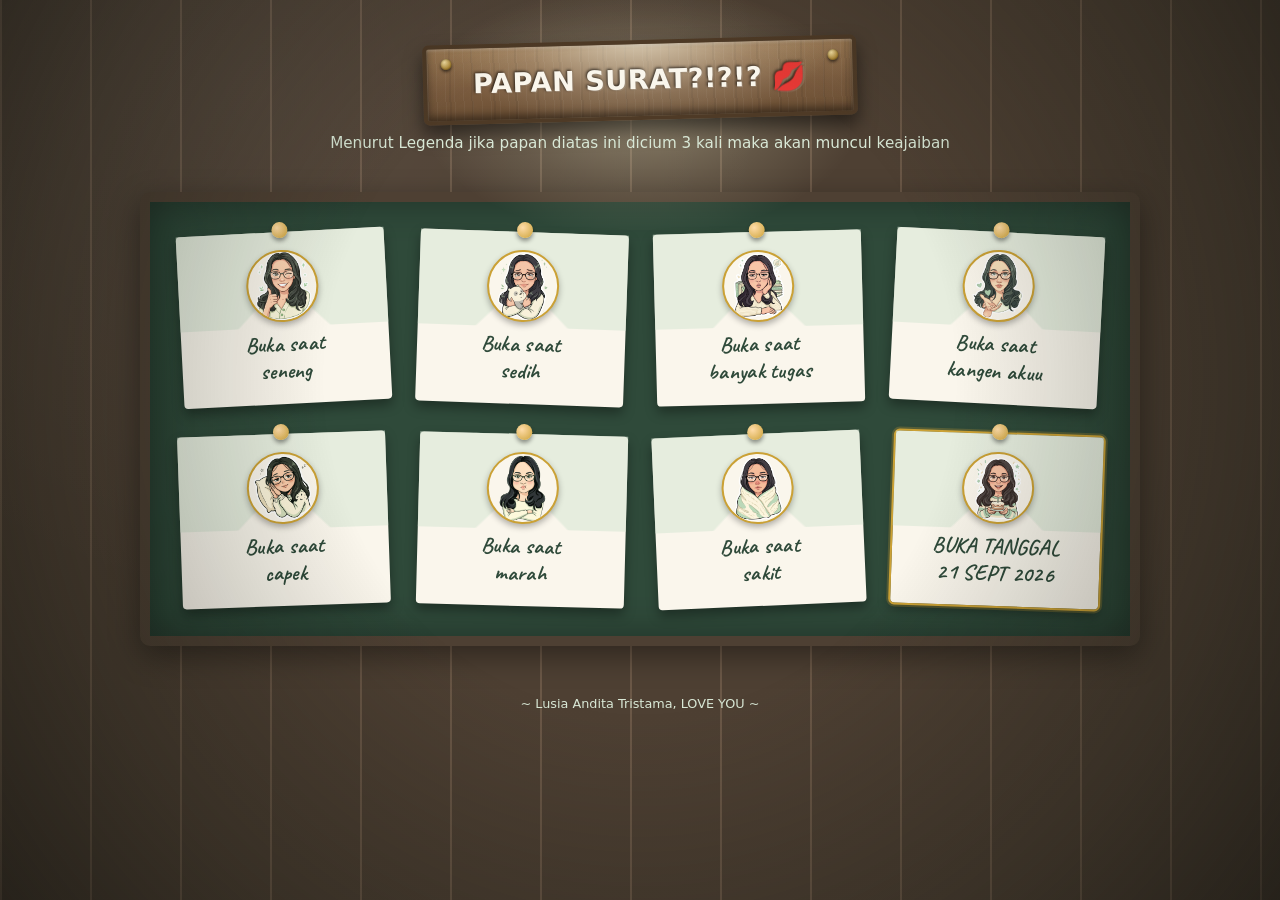
<file: index.html>
<!DOCTYPE html>
<html lang="id">
<head>
<meta charset="UTF-8">
<meta name="viewport" content="width=device-width, initial-scale=1.0">
<title>Surat untuk Lusia 💌</title>
<link rel="icon" type="image/svg+xml" href="favicon.svg">
<link rel="stylesheet" href="style.css">
</head>
<body class="dashboard">

<div class="vignette"></div>

<header>
  <h1 id="titleClick">PAPAN SURAT?!?!? 💋</h1>
  <p>Menurut Legenda jika papan diatas ini dicium 3 kali maka akan muncul keajaiban</p>
</header>

<main class="board" id="board"></main>

<footer> ~ Lusia Andita Tristama, LOVE YOU ~ </footer>

<script>
  // Daftar surat -- tiap surat = 1 file HTML di folder letters/
  const LETTERS = [
    { id: "seneng", label: "Buka saat\nseneng", seal: "🌿", sticker: "images/sticker-seneng.png", rot: "-3deg", href: "letters/seneng.html" },
    { id: "sedih", label: "Buka saat\nsedih", seal: "🍃", sticker: "images/sticker-sedih.png", rot: "2deg", href: "letters/sedih.html" },
    { id: "tugas", label: "Buka saat\nbanyak tugas", seal: "🌱", sticker: "images/sticker-tugas.png", rot: "-1.5deg", href: "letters/tugas.html" },
    { id: "kangen", label: "Buka saat\nkangen akuu", seal: "💚", sticker: "images/sticker-kangen.png", rot: "3deg", href: "letters/kangen.html" },
    { id: "capek", label: "Buka saat\ncapek", seal: "🌿", sticker: "images/sticker-capek.png", rot: "-2deg", href: "letters/capek.html" },
    { id: "marah", label: "Buka saat\nmarah", seal: "🍀", sticker: "images/sticker-marah.png", rot: "1.5deg", href: "letters/marah.html" },
    { id: "sakit", label: "Buka saat\nsakit", seal: "🌱", sticker: "images/sticker-sakit.png", rot: "-2.5deg", href: "letters/sakit.html" },
    {
      id: "ultah", label: "BUKA TANGGAL\n21 SEPT 2026", seal: "🎂", sticker: "images/sticker-ultah.png", rot: "2deg",
      href: "letters/ultah.html", locked: true, unlockDate: "2026-09-21T00:00:00"
    },
  ];

  // Suara yang diputer pas amplop diklik, sesuai kategori suratnya.
  // Taruh file-nya di folder sounds/ dengan nama persis kayak di bawah ini.
  const CLICK_SOUNDS = {
    seneng: "sounds/seneng.mp3",
    sedih: "sounds/sedih.mp3",
    tugas: "sounds/tugas.mp3",
    kangen: "sounds/kangen.mp3",
    capek: "sounds/capek.mp3",
    marah: "sounds/marah.mp3",
    sakit: "sounds/sakit.mp3",
    ultah: "sounds/ultah.mp3",
    rahasia: "sounds/rahasia.mp3",
  };

  const board = document.getElementById("board");

  function isUnlocked(letter){
    if (!letter.locked) return true;
    return new Date() >= new Date(letter.unlockDate);
  }

  const HEART_ICON = `<svg viewBox="0 0 24 24" width="30" height="30" fill="currentColor"><path d="M12 21s-6.7-4.3-9.3-8.2C1 10.1 1.6 6.8 4.2 5.1c2.2-1.4 4.9-.8 6.3 1.1.4.5.9 1.1 1.5 1.1s1.1-.6 1.5-1.1c1.4-1.9 4.1-2.5 6.3-1.1 2.6 1.7 3.2 5 1.5 7.7C18.7 16.7 12 21 12 21z"/></svg>`;

  function renderLetters(){
    board.innerHTML = "";
    LETTERS.forEach(letter => {
      const unlocked = isUnlocked(letter);
      const showSticker = !letter.locked || unlocked; // surat terkunci tetap pakai ikon gembok, jangan bocorin stiker

      const a = document.createElement("a");
      a.className = "envelope" + (letter.locked ? (unlocked ? " unlocked-special" : " locked") : "") + (letter.secret ? " secret" : "");
      a.href = letter.href;
      a.style.setProperty("--rot", letter.rot);
      a.style.transform = `rotate(${letter.rot})`;

      const pin = document.createElement("div");
      pin.className = "pin";
      a.appendChild(pin);

      if (letter.secret){
        // Amplop rahasia: selalu tampil icon love hitam, nggak gantung ke file gambar
        const heartWrap = document.createElement("div");
        heartWrap.className = "seal-placeholder secret-heart";
        heartWrap.innerHTML = HEART_ICON;
        a.appendChild(heartWrap);
      } else if (showSticker){
        const img = document.createElement("img");
        img.className = "envelope-sticker";
        img.alt = letter.id;
        img.src = letter.sticker;
        img.onerror = () => {
          const placeholder = document.createElement("div");
          placeholder.className = "seal-placeholder";
          img.replaceWith(placeholder);
        };
        a.appendChild(img);
      } else {
        const lockWrap = document.createElement("div");
        lockWrap.className = "seal-placeholder locked-icon";
        lockWrap.innerHTML = `
          <svg viewBox="0 0 24 24" width="26" height="26" fill="none" stroke="currentColor" stroke-width="2">
            <rect x="5" y="11" width="14" height="9" rx="2"></rect>
            <path d="M8 11V7a4 4 0 0 1 8 0v4"></path>
          </svg>
        `;
        a.appendChild(lockWrap);
      }

      const label = document.createElement("div");
      label.className = "envelope-label";
      label.textContent = letter.label;
      a.appendChild(label);

      a.addEventListener("click", (e) => handleEnvelopeClick(e, letter, unlocked));
      board.appendChild(a);
    });
  }

  // --- Pas amplop diklik: muter suara sesuai kategorinya dulu, baru pindah halaman ---
  function handleEnvelopeClick(e, letter, unlocked){
    // Surat yang masih terkunci: langsung masuk aja, nggak perlu efek suara
    if (letter.locked && !unlocked) return;

    e.preventDefault();
    const soundSrc = CLICK_SOUNDS[letter.id];
    const href = letter.href;

    if (!soundSrc){
      window.location.href = href;
      return;
    }

    let navigated = false;
    const goToLetter = () => {
      if (navigated) return;
      navigated = true;
      window.location.href = href;
    };

    const audio = new Audio(soundSrc);
    audio.addEventListener("ended", goToLetter);
    audio.addEventListener("error", () => setTimeout(goToLetter, 150));

    // Jaga-jaga: kalau suaranya kepanjangan atau event "ended" nggak kepanggil,
    // maksimal nunggu 4 detik biar nggak lama-lama.
    setTimeout(goToLetter, 4000);

    audio.play().catch(() => setTimeout(goToLetter, 150));
  }

  // --- Amplop rahasia: klik judul 3x buat munculin ---
  let titleClicks = 0;
  document.getElementById("titleClick").addEventListener("click", () => {
    titleClicks++;
    if (titleClicks === 3){
      LETTERS.push({
        id: "rahasia",
        label: "??? \n(amplop rahasia)",
        seal: "✨",
        rot: "-2deg",
        href: "letters/rahasia.html",
        secret: true
      });
      renderLetters();
    }
  });

  renderLetters();
</script>

</body>
</html>
</file>
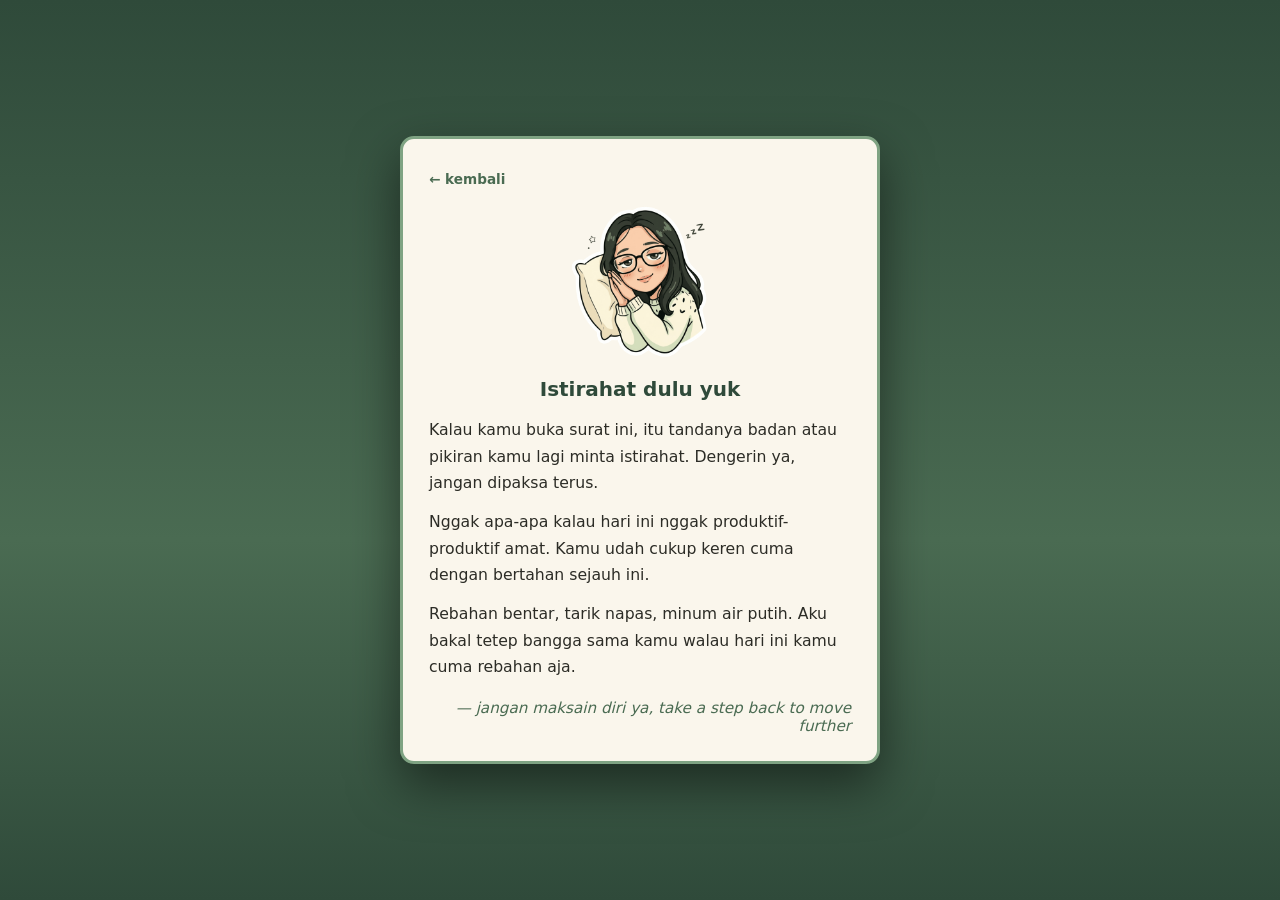
<file: letters/capek.html>
<!DOCTYPE html>
<html lang="id">
<head>
<meta charset="UTF-8">
<meta name="viewport" content="width=device-width, initial-scale=1.0">
<link rel="icon" type="image/svg+xml" href="../favicon.svg">
<title>Istirahat dulu yuk 💌</title>
<link rel="stylesheet" href="../style.css">
</head>
<body class="letter-page">
  <div class="letter-card">
    <a class="back-link" href="../index.html">← kembali</a>

    <img class="letter-sticker" src="../images/sticker-capek.png" alt="capek"
         onerror="this.outerHTML='<div class=\'letter-sticker-fallback\'>😮‍💨</div>'">

    <h2 class="letter-title">Istirahat dulu yuk</h2>

    <div class="letter-body">
      <p>Kalau kamu buka surat ini, itu tandanya badan atau pikiran kamu lagi minta istirahat. Dengerin ya, jangan dipaksa terus.</p>
      <p>Nggak apa-apa kalau hari ini nggak produktif-produktif amat. Kamu udah cukup keren cuma dengan bertahan sejauh ini.</p>
      <p>Rebahan bentar, tarik napas, minum air putih. Aku bakal tetep bangga sama kamu walau hari ini kamu cuma rebahan aja.</p>
    </div>

    <div class="letter-signoff">— jangan maksain diri ya, take a step back to move further</div>
  </div>
</body>
</html>
</file>
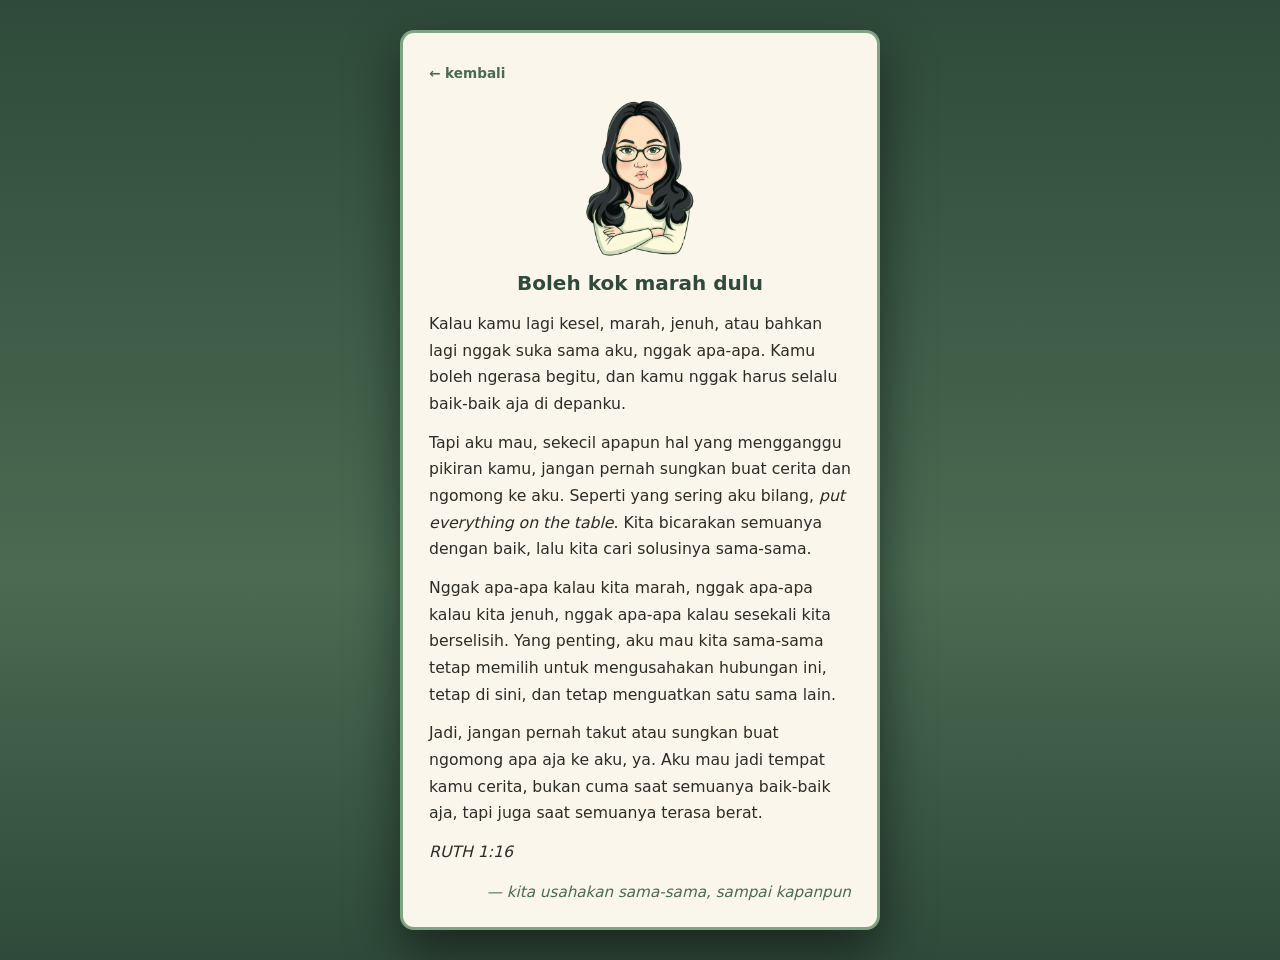
<file: letters/marah.html>
<!DOCTYPE html>
<html lang="id">
<head>
<meta charset="UTF-8">
<meta name="viewport" content="width=device-width, initial-scale=1.0">
<title>Boleh kok marah dulu 💌</title>
<link rel="stylesheet" href="../style.css">
<link rel="icon" type="image/svg+xml" href="../favicon.svg">
</head>
<body class="letter-page">
  <div class="letter-card">
    <a class="back-link" href="../index.html">← kembali</a>

    <img class="letter-sticker" src="../images/sticker-marah.png" alt="marah"
         onerror="this.outerHTML='<div class=\'letter-sticker-fallback\'>😤</div>'">

    <h2 class="letter-title">Boleh kok marah dulu</h2>

<div class="letter-body">
  <p>Kalau kamu lagi kesel, marah, jenuh, atau bahkan lagi nggak suka sama aku, nggak apa-apa. Kamu boleh ngerasa begitu, dan kamu nggak harus selalu baik-baik aja di depanku.</p>
  <p>Tapi aku mau, sekecil apapun hal yang mengganggu pikiran kamu, jangan pernah sungkan buat cerita dan ngomong ke aku. Seperti yang sering aku bilang, <i>put everything on the table</i>. Kita bicarakan semuanya dengan baik, lalu kita cari solusinya sama-sama.</p>
  <p>Nggak apa-apa kalau kita marah, nggak apa-apa kalau kita jenuh, nggak apa-apa kalau sesekali kita berselisih. Yang penting, aku mau kita sama-sama tetap memilih untuk mengusahakan hubungan ini, tetap di sini, dan tetap menguatkan satu sama lain.</p>
  <p>Jadi, jangan pernah takut atau sungkan buat ngomong apa aja ke aku, ya. Aku mau jadi tempat kamu cerita, bukan cuma saat semuanya baik-baik aja, tapi juga saat semuanya terasa berat.</p>
  <p><i>RUTH 1:16</i></p>
</div>

<div class="letter-signoff">— kita usahakan sama-sama, sampai kapanpun </div>

  </div>
</body>
</html>
</file>
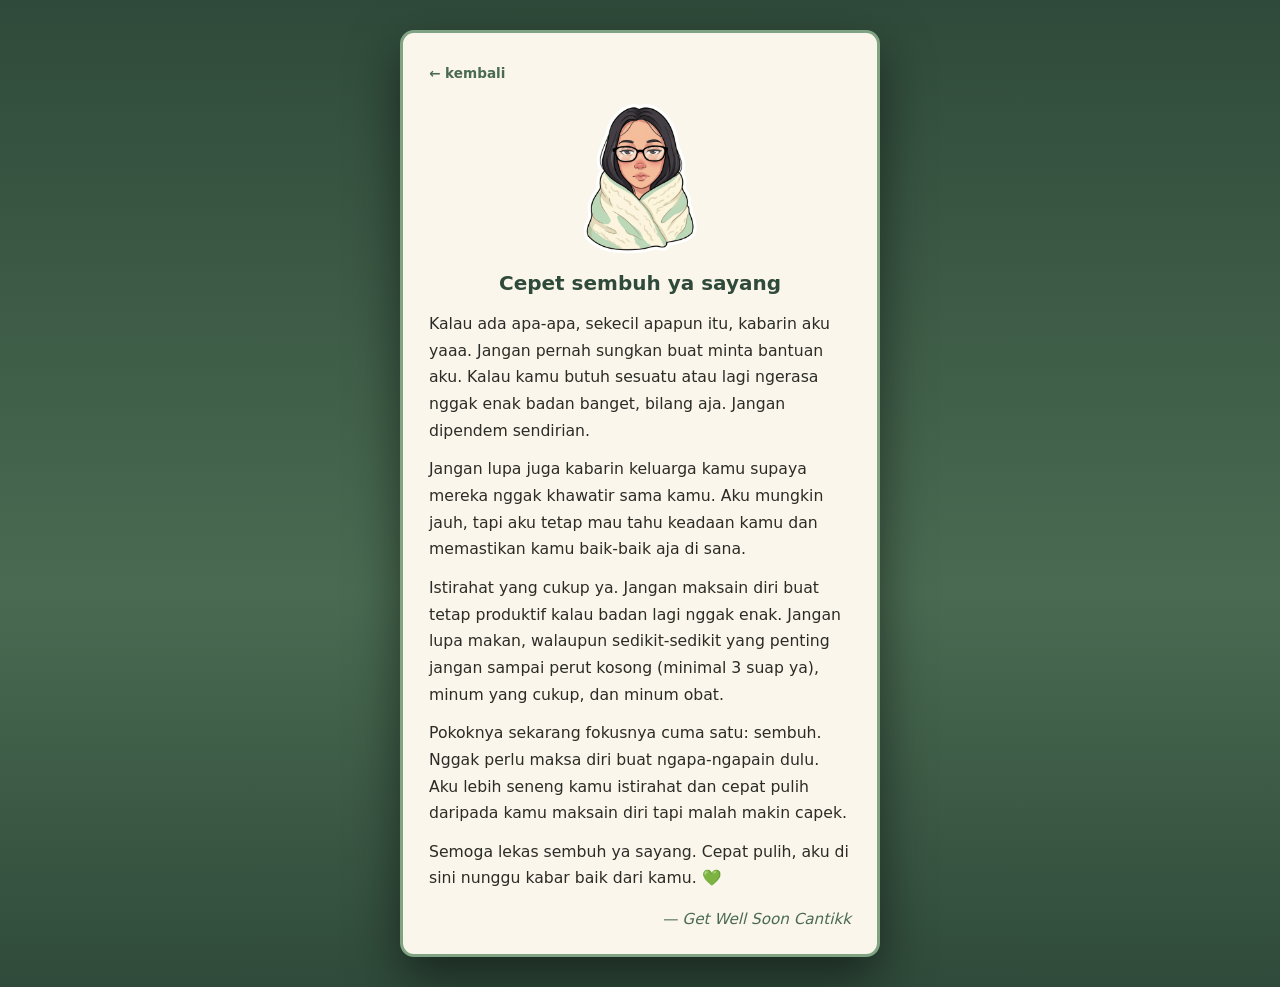
<file: letters/sakit.html>
<!DOCTYPE html>

<html lang="id">
<head>
<meta charset="UTF-8">
<meta name="viewport" content="width=device-width, initial-scale=1.0">
<title>Cepet sembuh ya sayang 💌</title>
<link rel="stylesheet" href="../style.css">
<link rel="icon" type="image/svg+xml" href="../favicon.svg">
</head>
<body class="letter-page">
  <div class="letter-card">
    <a class="back-link" href="../index.html">← kembali</a>

<img class="letter-sticker" src="../images/sticker-sakit.png" alt="sakit"
     onerror="this.outerHTML='<div class=\'letter-sticker-fallback\'>🤒</div>'">

<h2 class="letter-title">Cepet sembuh ya sayang</h2>

<div class="letter-body">

  <p>Kalau ada apa-apa, sekecil apapun itu, kabarin aku yaaa. Jangan pernah sungkan buat minta bantuan aku. Kalau kamu butuh sesuatu atau lagi ngerasa nggak enak badan banget, bilang aja. Jangan dipendem sendirian.</p>

  <p>Jangan lupa juga kabarin keluarga kamu supaya mereka nggak khawatir sama kamu. Aku mungkin jauh, tapi aku tetap mau tahu keadaan kamu dan memastikan kamu baik-baik aja di sana.</p>

  <p>Istirahat yang cukup ya. Jangan maksain diri buat tetap produktif kalau badan lagi nggak enak. Jangan lupa makan, walaupun sedikit-sedikit yang penting jangan sampai perut kosong (minimal 3 suap ya), minum yang cukup, dan minum obat.</p>

  <p>Pokoknya sekarang fokusnya cuma satu: sembuh. Nggak perlu maksa diri buat ngapa-ngapain dulu. Aku lebih seneng kamu istirahat dan cepat pulih daripada kamu maksain diri tapi malah makin capek.</p>

  <p>Semoga lekas sembuh ya sayang. Cepat pulih, aku di sini nunggu kabar baik dari kamu. 💚</p>
</div>

<div class="letter-signoff">— Get Well Soon Cantikk</div>

  </div>
</body>
</html>
</file>
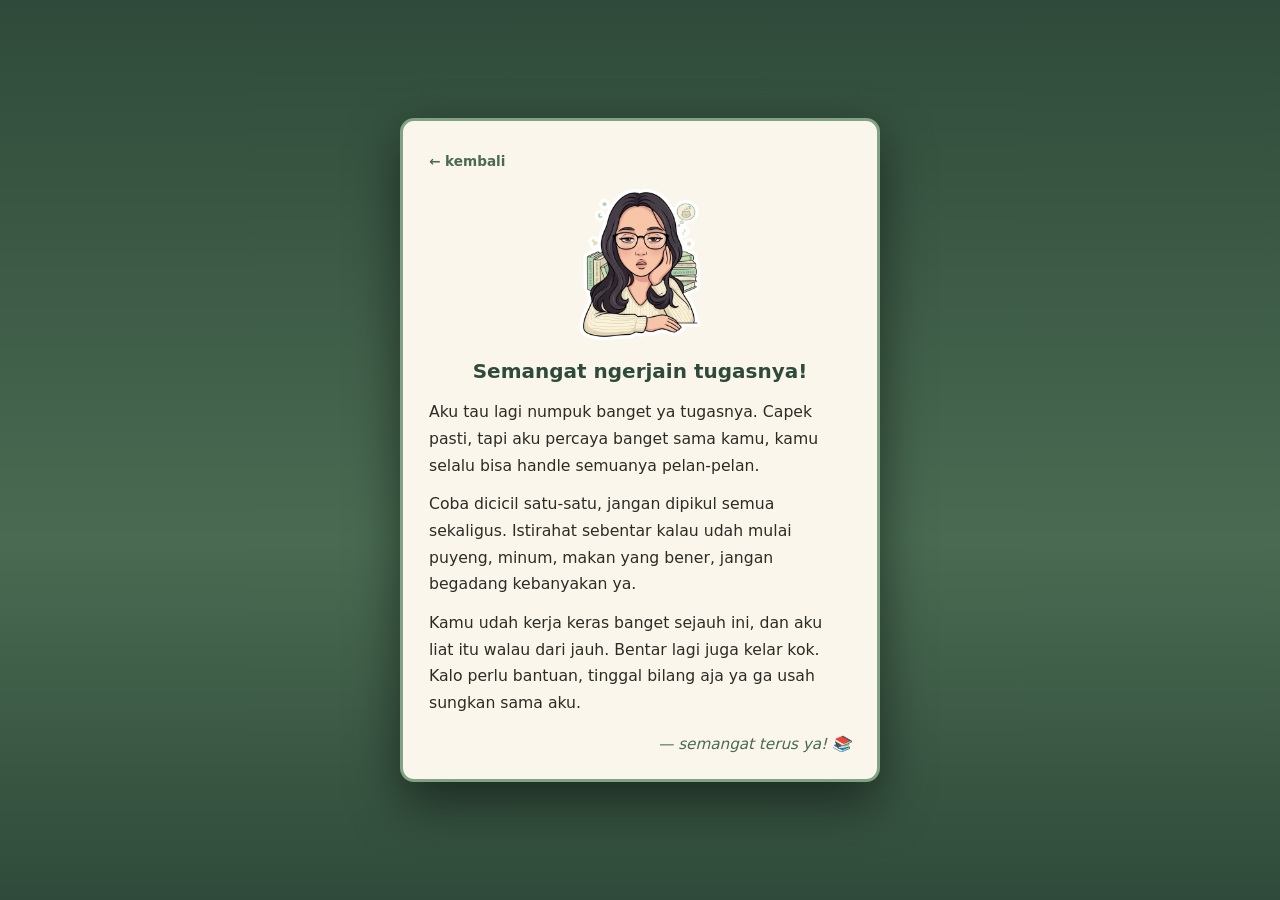
<file: letters/tugas.html>
<!DOCTYPE html>
<html lang="id">
<head>
<meta charset="UTF-8">
<meta name="viewport" content="width=device-width, initial-scale=1.0">
<title>Semangat ngerjain tugasnya! 💌</title>
<link rel="stylesheet" href="../style.css">
<link rel="icon" type="image/svg+xml" href="../favicon.svg">
</head>
<body class="letter-page">
  <div class="letter-card">
    <a class="back-link" href="../index.html">← kembali</a>

    <img class="letter-sticker" src="../images/sticker-tugas.png" alt="tugas"
         onerror="this.outerHTML='<div class=\'letter-sticker-fallback\'>📚</div>'">

    <h2 class="letter-title">Semangat ngerjain tugasnya!</h2>

    <div class="letter-body">
      <p>Aku tau lagi numpuk banget ya tugasnya. Capek pasti, tapi aku percaya banget sama kamu, kamu selalu bisa handle semuanya pelan-pelan.</p>
      <p>Coba dicicil satu-satu, jangan dipikul semua sekaligus. Istirahat sebentar kalau udah mulai puyeng, minum, makan yang bener, jangan begadang kebanyakan ya.</p>
      <p>Kamu udah kerja keras banget sejauh ini, dan aku liat itu walau dari jauh. Bentar lagi juga kelar kok. Kalo perlu bantuan, tinggal bilang aja ya ga usah sungkan sama aku.</p>
    </div>

    <div class="letter-signoff">— semangat terus ya! 📚</div>
  </div>
</body>
</html>
</file>
<file: style.css>
@import url('https://fonts.googleapis.com/css2?family=Caveat:wght@600;700&display=swap');

:root{
  --green-deep: #2f4a3a;
  --green-mid: #4a6b52;
  --green-soft: #7fa383;
  --green-pale: #d9e8d6;
  --cream: #faf6ec;
  --wood: #6b5847;
  --wood-dark: #4e4033;
  --gold: #cba135;
  --ink: #2c2c26;
}

* { box-sizing: border-box; }

body{
  margin:0;
  min-height:100vh;
  font-family: 'Segoe UI', system-ui, sans-serif;
  color: var(--ink);
}

/* ============ DASHBOARD (index.html) ============ */
body.dashboard{
  background:
    radial-gradient(circle at 20% 10%, rgba(255,255,255,0.05), transparent 40%),
    repeating-linear-gradient(90deg, var(--wood) 0px, var(--wood) 2px, var(--wood-dark) 2px, var(--wood-dark) 90px);
  background-color: var(--wood);
  padding: 40px 20px 80px;
  cursor: url("[data-uri]") 4 4, auto;
  position: relative;
}

.dashboard header{
  position: relative;
  text-align:center;
  margin-bottom: 40px;
  z-index: 3;
}

/* --- Vignette: redupkan area yang nggak kena sorotan lampu --- */
.vignette{
  position: fixed;
  inset: 0;
  pointer-events: none;
  z-index: 20;
  background: radial-gradient(
    ellipse 900px 950px at 50% 380px,
    transparent 0%,
    transparent 35%,
    rgba(10,14,10,0.32) 68%,
    rgba(8,10,8,0.68) 100%
  );
}

/* --- Glow ambient lembut di belakang papan (menambah kedalaman) --- */
.dashboard header::before{
  content:"";
  position: absolute;
  top: -50px;
  left: 50%;
  width: 420px;
  height: 240px;
  transform: translateX(-50%);
  background: radial-gradient(ellipse at center, rgba(255,250,210,0.35) 0%, rgba(255,250,210,0.12) 45%, transparent 75%);
  pointer-events: none;
  z-index: -1;
  animation: spotlightFlicker 4s ease-in-out infinite;
}

@keyframes spotlightFlicker{
  0%, 100%{ opacity: 0.8; }
  50%{ opacity: 1; }
}

.dashboard header h1{
  cursor: pointer;
  user-select: none;
  display:inline-block;
  position: relative;
  margin: 0;
  padding: 20px 46px;
  font-size: 1.7rem;
  letter-spacing: 0.5px;
  color: var(--cream);
  background:
    radial-gradient(
      ellipse 260px 130px at 50% -10%,
      rgba(255,253,230,0.6) 0%,
      rgba(255,253,230,0.15) 45%,
      transparent 75%
    ),
    repeating-linear-gradient(
      90deg,
      rgba(0,0,0,0.06) 0px, rgba(0,0,0,0.06) 2px,
      transparent 2px, transparent 22px
    ),
    repeating-linear-gradient(
      90deg,
      rgba(255,255,255,0.04) 0px, rgba(255,255,255,0.04) 1px,
      transparent 1px, transparent 9px
    ),
    linear-gradient(180deg, #9c7a54 0%, #7c5d40 55%, #6b4f34 100%);
  background-blend-mode: screen, normal, normal, normal;
  border: 4px solid #4e3a26;
  border-radius: 6px;
  box-shadow:
    inset 0 2px 3px rgba(255,255,255,0.2),
    inset 0 -4px 8px rgba(0,0,0,0.45),
    0 10px 18px rgba(0,0,0,0.5);
  text-shadow:
    1px 1px 0 rgba(255,255,255,0.12),
    -1px -1px 3px rgba(0,0,0,0.7);
  transform: rotate(-1.5deg);
}

.dashboard header h1::before,
.dashboard header h1::after{
  content:"";
  position:absolute;
  top: 10px;
  width: 11px; height: 11px;
  border-radius: 50%;
  background: radial-gradient(circle at 35% 30%, #f0dca0, #a9832f 70%, #6e5518);
  box-shadow: 0 2px 3px rgba(0,0,0,0.55), inset 0 0 2px rgba(0,0,0,0.5);
  z-index: 2;
}
.dashboard header h1::before{ left: 14px; }
.dashboard header h1::after{ right: 14px; }

.dashboard header p{
  position: relative;
  z-index: 3;
  color: var(--green-pale);
  margin-top: 14px;
  font-size: 0.95rem;
}

.board{
  max-width: 1000px;
  margin: 0 auto;
  display: grid;
  grid-template-columns: repeat(auto-fill, minmax(180px, 1fr));
  gap: 30px;
  padding: 30px;
  background: var(--green-deep);
  border: 10px solid var(--wood-dark);
  border-radius: 10px;
  box-shadow: inset 0 0 40px rgba(0,0,0,0.35), 0 10px 30px rgba(0,0,0,0.4);
  position: relative;
  z-index: 1;
}

.envelope{
  position: relative;
  background: var(--cream);
  border-radius: 4px;
  padding: 18px 12px 20px;
  box-shadow: 0 6px 12px rgba(0,0,0,0.35);
  cursor: pointer;
  text-align: center;
  transition: transform 0.15s ease, box-shadow 0.15s ease;
  font-weight: 600;
  font-size: 0.9rem;
  color: var(--green-deep);
  white-space: pre-line;
  line-height: 1.4;
  text-decoration: none;
  display: block;
}

.envelope::before{
  content:"";
  position:absolute;
  top:0; left:0; right:0;
  height: 55%;
  background: linear-gradient(135deg, var(--green-pale) 50%, transparent 51%),
              linear-gradient(-135deg, var(--green-pale) 50%, transparent 51%);
  opacity: 0.6;
  pointer-events:none;
}

.envelope:hover{
  transform: translateY(-6px) scale(1.04) rotate(0deg) !important;
  box-shadow: 0 14px 22px rgba(0,0,0,0.4);
}

.envelope.locked{ outline: 2px dashed var(--gold); }
.envelope.unlocked-special{
  outline: 2px solid var(--gold);
  box-shadow: 0 0 0 4px rgba(203,161,53,0.25), 0 6px 12px rgba(0,0,0,0.35);
}

.pin{
  position:absolute;
  top:-10px;
  left:50%;
  transform: translateX(-50%);
  width:16px; height:16px;
  border-radius:50%;
  background: radial-gradient(circle at 35% 35%, #ffdca8, var(--gold));
  box-shadow: 0 3px 4px rgba(0,0,0,0.4);
  z-index: 2;
}

/* --- Sticker, placeholder, dan label dikasih z-index biar SELALU di depan
       overlay lipatan amplop (.envelope::before) --- */
.envelope-label{
  position: relative;
  z-index: 2;
  font-family: 'Caveat', 'Segoe UI', system-ui, sans-serif;
  font-weight: 700;
  font-size: 1.35rem;
  letter-spacing: 0.3px;
  color: var(--green-deep);
  line-height: 1.25;
}

.seal-placeholder{
  position: relative;
  z-index: 2;
  width: 72px;
  height: 72px;
  margin: 0 auto 8px;
  border-radius: 50%;
  background: linear-gradient(160deg, var(--green-pale), var(--cream));
  border: 2px solid var(--gold);
  box-shadow: 0 3px 6px rgba(0,0,0,0.3);
  display: flex;
  align-items: center;
  justify-content: center;
}

.seal-placeholder.locked-icon{
  color: var(--wood-dark);
  background: linear-gradient(160deg, #e8ddc8, var(--cream));
}

.seal-placeholder.secret-heart{
  color: #1a1a1a;
  background: linear-gradient(160deg, #fff, #e4e4e4);
}

.envelope-sticker{
  position: relative;
  z-index: 2;
  display: block;
  width: 72px;
  height: 72px;
  object-fit: cover;
  border-radius: 50%;
  margin: 0 auto 8px;
  background: var(--cream);
  border: 2px solid var(--gold);
  box-shadow: 0 3px 6px rgba(0,0,0,0.3);
}

.dashboard footer{
  position: relative;
  z-index: 1;
  text-align:center;
  color: var(--green-pale);
  margin-top: 50px;
  font-size: 0.8rem;
}

/* --- Tagline (opsional, belum dipakai) --- */
.tagline{
  color: var(--green-pale);
  font-size: 0.8rem;
  margin-top: 8px;
  opacity: 0.8;
  font-style: italic;
}

/* --- Amplop rahasia --- */
.envelope.secret{
  outline: 2px solid var(--gold);
  box-shadow: 0 0 0 4px rgba(203,161,53,0.3), 0 6px 12px rgba(0,0,0,0.35);
  animation: popIn 0.4s ease;
}
@keyframes popIn{
  from{ transform: scale(0) rotate(0deg); opacity: 0; }
  to{ transform: scale(1) rotate(var(--rot,0deg)); opacity: 1; }
}

/* ============ HALAMAN SURAT (letters/*.html) ============ */
body.letter-page{
  background: linear-gradient(180deg, var(--green-deep), var(--green-mid) 60%, var(--green-deep));
  min-height: 100vh;
  display: flex;
  align-items: center;
  justify-content: center;
  padding: 30px 16px;
}

.letter-card{
  background: var(--cream);
  max-width: 480px;
  width: 100%;
  border-radius: 14px;
  padding: 30px 26px 26px;
  position: relative;
  box-shadow: 0 20px 50px rgba(0,0,0,0.5);
  border: 3px solid var(--green-soft);
  animation: cardIn 0.4s ease;
}

@keyframes cardIn{
  from{ opacity: 0; transform: scale(0.9) translateY(16px); }
  to{ opacity: 1; transform: scale(1) translateY(0); }
}

.back-link{
  display:inline-block;
  margin-bottom: 16px;
  color: var(--green-mid);
  text-decoration: none;
  font-size: 0.85rem;
  font-weight: 600;
}
.back-link:hover{ text-decoration: underline; }

.letter-sticker{
  display: block;
  max-width: 160px;
  margin: 0 auto 14px;
}

.letter-media{
  display: block;
  max-width: 280px;
  width: 100%;
  border-radius: 10px;
  margin: 0 auto 14px;
  box-shadow: 0 8px 16px rgba(0,0,0,0.25);
}

.letter-sticker-fallback{
  font-size: 3.5rem;
  text-align: center;
  margin-bottom: 10px;
}

.letter-title{
  text-align: center;
  color: var(--green-deep);
  font-size: 1.25rem;
  margin: 0 0 16px;
}

.letter-body p{
  color: var(--ink);
  line-height: 1.7;
  font-size: 0.98rem;
  margin: 0 0 12px;
}

.letter-signoff{
  text-align: right;
  color: var(--green-mid);
  font-style: italic;
  margin-top: 18px;
  font-size: 0.95rem;
}

/* --- Galeri amplop kecil rahasia (tersegel sampai diklik) --- */
.gallery-intro{
  font-family: 'Caveat', 'Segoe UI', system-ui, sans-serif;
  font-size: 1.15rem;
  color: var(--green-mid) !important;
  text-align: center;
  font-weight: 700;
  margin-top: 22px;
}

.funny-gallery{
  display: flex;
  flex-wrap: wrap;
  justify-content: center;
  gap: 16px 12px;
  margin: 20px 0 26px;
  padding: 10px 0;
}

.funny-item-sealed{
  width: 100px;
  height: 118px;
  background: linear-gradient(160deg, var(--cream), var(--green-pale));
  border: 2px solid var(--gold);
  border-radius: 6px;
  box-shadow: 0 6px 14px rgba(0,0,0,0.3);
  display: flex;
  flex-direction: column;
  align-items: center;
  justify-content: center;
  gap: 8px;
  cursor: pointer;
  transform: rotate(var(--r, 0deg));
  transition: transform 0.2s ease, box-shadow 0.2s ease;
  color: var(--green-deep);
}

.funny-item-sealed:hover{
  transform: rotate(0deg) scale(1.1);
  box-shadow: 0 12px 22px rgba(0,0,0,0.4);
  z-index: 5;
  position: relative;
}

.funny-item-sealed .seal-icon{
  display: flex;
}

.funny-item-sealed .tap-hint{
  font-family: 'Caveat', 'Segoe UI', system-ui, sans-serif;
  font-weight: 700;
  font-size: 0.85rem;
  text-align: center;
  padding: 0 6px;
  line-height: 1.15;
}

/* --- Modal popup buat nampilin media pas amplop kecil diklik --- */
.gallery-modal-overlay{
  position: fixed;
  inset: 0;
  background: rgba(20, 30, 22, 0.85);
  display: flex;
  align-items: center;
  justify-content: center;
  padding: 20px;
  z-index: 200;
  opacity: 0;
  pointer-events: none;
  transition: opacity 0.25s ease;
}

.gallery-modal-overlay.show{
  opacity: 1;
  pointer-events: auto;
}

.gallery-modal-content{
  background: var(--cream);
  max-width: 480px;
  width: 100%;
  border-radius: 14px;
  padding: 20px;
  position: relative;
  box-shadow: 0 20px 50px rgba(0,0,0,0.5);
  border: 3px solid var(--green-soft);
}

.gallery-modal-content .close-btn{
  position: absolute;
  top: 10px;
  right: 12px;
  background: var(--green-deep);
  color: var(--cream);
  border: none;
  width: 30px;
  height: 30px;
  border-radius: 50%;
  cursor: pointer;
  font-size: 1rem;
  z-index: 2;
}

.gallery-modal-img,
.gallery-modal-video{
  display: block;
  width: 100%;
  max-height: 60vh;
  object-fit: contain;
  border-radius: 8px;
  margin: 0 auto;
  background: #000;
}

.gallery-modal-caption{
  text-align: center;
  font-family: 'Caveat', 'Segoe UI', system-ui, sans-serif;
  font-weight: 700;
  font-size: 1.2rem;
  color: var(--green-deep);
  margin-top: 12px;
}

.gallery-modal-missing{
  text-align: center;
  color: var(--ink);
  padding: 40px 10px;
  font-size: 0.9rem;
}

/* --- Galeri kenangan foto berdua (gaya polaroid, tampil langsung) --- */
.memory-gallery{
  display: flex;
  flex-wrap: wrap;
  justify-content: center;
  gap: 16px 12px;
  margin: 18px 0 24px;
  padding: 10px 0;
}

.memory-item{
  margin: 0;
  background: #fff;
  padding: 5px 5px 7px;
  width: 92px;
  border-radius: 3px;
  box-shadow: 0 6px 14px rgba(0,0,0,0.3);
  transform: rotate(var(--r, 0deg));
  transition: transform 0.2s ease, box-shadow 0.2s ease;
  cursor: pointer;
}

.memory-item:hover{
  transform: rotate(0deg) scale(1.15);
  box-shadow: 0 12px 22px rgba(0,0,0,0.4);
  z-index: 5;
  position: relative;
}

.memory-item img{
  display: block;
  width: 100%;
  height: 80px;
  object-fit: cover;
  border-radius: 2px;
  background: var(--green-pale);
}

.memory-item figcaption{
  font-family: 'Caveat', 'Segoe UI', system-ui, sans-serif;
  font-weight: 700;
  font-size: 0.72rem;
  color: var(--green-deep);
  text-align: center;
  margin-top: 5px;
  line-height: 1.15;
}

/* ============ KOTAK P3K KETAWA (galeri foto/video konyol) ============ */
.cheer-box{
  margin-top: 22px;
  padding: 18px 16px;
  background: var(--green-pale);
  border: 2px dashed var(--green-soft);
  border-radius: 12px;
  text-align: center;
}

.cheer-title{
  margin: 0 0 4px;
  font-size: 1.05rem;
  color: var(--green-deep);
}

.cheer-sub{
  margin: 0 0 14px;
  font-size: 0.82rem;
  color: var(--green-mid);
  opacity: 0.9;
}

.cheer-stage{
  position: relative;
  width: 100%;
  min-height: 200px;
  max-height: 320px;
  border-radius: 10px;
  overflow: hidden;
  background: var(--wood-dark);
  display: flex;
  align-items: center;
  justify-content: center;
}

.cheer-media{
  display: block;
  width: 100%;
  max-height: 320px;
  object-fit: contain;
  background: var(--wood-dark);
}

.cheer-missing{
  color: var(--cream);
  font-size: 0.85rem;
  padding: 20px;
  opacity: 0.75;
}

.cheer-controls{
  display: flex;
  align-items: center;
  justify-content: center;
  gap: 16px;
  margin-top: 12px;
}

.cheer-controls button{
  background: var(--green-deep);
  color: var(--cream);
  border: none;
  width: 34px;
  height: 34px;
  border-radius: 50%;
  font-size: 0.95rem;
  cursor: pointer;
  transition: transform 0.15s ease;
}

.cheer-controls button:hover{
  transform: scale(1.1);
}

.cheer-counter{
  font-size: 0.8rem;
  color: var(--green-deep);
  font-weight: 600;
  min-width: 44px;
}

.cheer-caption{
  margin: 12px 0 0;
  font-size: 0.88rem;
  color: var(--ink);
  font-style: italic;
  min-height: 2.4em;
}

/* ============ HALAMAN LOCKED (surat ultah sebelum tanggalnya) ============ */
.locked-view{
  text-align: center;
  padding: 10px 0 6px;
}
.locked-view .lock-icon{
  font-size: 3rem;
  margin-bottom: 10px;
}
.locked-view h2{
  color: var(--green-deep);
  font-size: 1.15rem;
  margin: 0 0 8px;
}
.locked-view p{
  color: var(--ink);
  font-size: 0.9rem;
  opacity: 0.85;
  margin: 0 0 18px;
}
.countdown{
  display: flex;
  justify-content: center;
  gap: 14px;
  flex-wrap: wrap;
}
.countdown .box{
  background: var(--green-deep);
  color: var(--cream);
  border-radius: 10px;
  padding: 12px 16px;
  min-width: 62px;
}
.countdown .box .num{
  font-size: 1.5rem;
  font-weight: 700;
  display: block;
}
.countdown .box .unit{
  font-size: 0.65rem;
  opacity: 0.8;
  letter-spacing: 0.5px;
}

/* ============ VIDEO HERO SURAT ULTAH ============ */
.ultah-card{
  border-color: var(--gold);
  box-shadow: 0 20px 50px rgba(0,0,0,0.55), 0 0 0 3px rgba(203,161,53,0.25);
}

.ultah-eyebrow{
  text-align: center;
  font-family: 'Caveat', 'Segoe UI', system-ui, sans-serif;
  font-weight: 700;
  font-size: 1.1rem;
  color: var(--gold);
  margin: -6px 0 12px;
  letter-spacing: 0.5px;
}

.ultah-video-wrap{
  max-width: 320px;
  margin: 0 auto;
  border-radius: 14px;
  overflow: hidden;
  border: 3px solid var(--gold);
  box-shadow: 0 12px 28px rgba(0,0,0,0.4);
  background: #000;
}

.ultah-video{
  display: block;
  width: 100%;
  max-height: 420px;
  background: #000;
}

.ultah-video-caption{
  text-align: center;
  font-family: 'Caveat', 'Segoe UI', system-ui, sans-serif;
  font-weight: 700;
  font-size: 1.1rem;
  color: var(--green-mid);
  margin: 10px 0 20px;
}

.ultah-video-fallback{
  color: var(--cream);
  text-align: center;
  padding: 50px 16px;
  font-size: 0.9rem;
}

/* --- Sembunyikan elemen sampai saatnya muncul --- */
.hidden{
  display: none !important;
}

.fade-in-up{
  animation: fadeInUp 0.5s ease forwards;
}

@keyframes fadeInUp{
  from{ opacity: 0; transform: translateY(14px); }
  to{ opacity: 1; transform: translateY(0); }
}

/* --- Kue ulang tahun interaktif --- */
.ultah-cake-wrap{
  text-align: center;
  margin: 24px 0 30px;
  position: relative;
}

.ultah-cake-hint{
  font-family: 'Caveat', 'Segoe UI', system-ui, sans-serif;
  font-weight: 700;
  font-size: 1.15rem;
  color: var(--green-mid);
  margin: 0 0 14px;
}

.cake{
  position: relative;
  width: 140px;
  height: 130px;
  margin: 0 auto;
  cursor: pointer;
}

.cake-flame{
  position: absolute;
  top: 4px;
  left: 50%;
  width: 10px;
  height: 16px;
  transform: translateX(-50%);
  background: radial-gradient(circle at 50% 70%, #fff3b0 0%, #ffb347 55%, #ff7a3d 100%);
  border-radius: 50% 50% 50% 50% / 60% 60% 40% 40%;
  box-shadow: 0 0 10px 3px rgba(255,170,60,0.7);
  animation: flameFlicker 1.1s ease-in-out infinite;
  transition: opacity 0.3s ease, transform 0.3s ease;
}

@keyframes flameFlicker{
  0%, 100%{ transform: translateX(-50%) scale(1) rotate(-2deg); }
  50%{ transform: translateX(-50%) scale(1.1) rotate(2deg); }
}

.cake-flame.blown-out{
  opacity: 0;
  transform: translateX(-50%) scale(0.3) translateY(-10px);
  animation: none;
}

.cake-candle{
  position: absolute;
  top: 18px;
  left: 50%;
  width: 8px;
  height: 24px;
  transform: translateX(-50%);
  background: repeating-linear-gradient(180deg, var(--cream) 0px, var(--cream) 4px, var(--gold) 4px, var(--gold) 8px);
  border-radius: 2px;
}

.cake-top{
  position: absolute;
  top: 42px;
  left: 50%;
  width: 70px;
  height: 22px;
  transform: translateX(-50%);
  background: var(--cream);
  border-radius: 50% 50% 8px 8px / 60% 60% 8px 8px;
  border: 2px solid var(--gold);
  z-index: 2;
}

.cake-body{
  position: absolute;
  top: 58px;
  left: 50%;
  width: 120px;
  height: 55px;
  transform: translateX(-50%);
  background: linear-gradient(180deg, var(--green-soft), var(--green-mid));
  border-radius: 8px;
  border: 2px solid var(--wood-dark);
  overflow: hidden;
}

.cake-dot{
  position: absolute;
  top: 14px;
  width: 8px;
  height: 8px;
  border-radius: 50%;
  background: var(--gold);
}

.cake-base{
  position: absolute;
  bottom: 0;
  left: 50%;
  width: 132px;
  height: 10px;
  transform: translateX(-50%);
  background: var(--wood-dark);
  border-radius: 4px;
}

.cake.no-interaction{
  cursor: default;
}

.cake-tap-hint{
  font-family: 'Caveat', 'Segoe UI', system-ui, sans-serif;
  font-weight: 700;
  font-size: 1rem;
  color: var(--gold);
  margin-top: 16px;
}

.cake-confetti{
  position: absolute;
  width: 7px;
  height: 7px;
  border-radius: 2px;
  pointer-events: none;
  animation: confettiBurst 1s ease-out forwards;
}

@keyframes confettiBurst{
  0%{
    opacity: 1;
    transform: translate(0, 0) rotate(0deg);
  }
  100%{
    opacity: 0;
    transform: translate(var(--dx), var(--dy)) rotate(var(--rot));
  }
}
</file>
